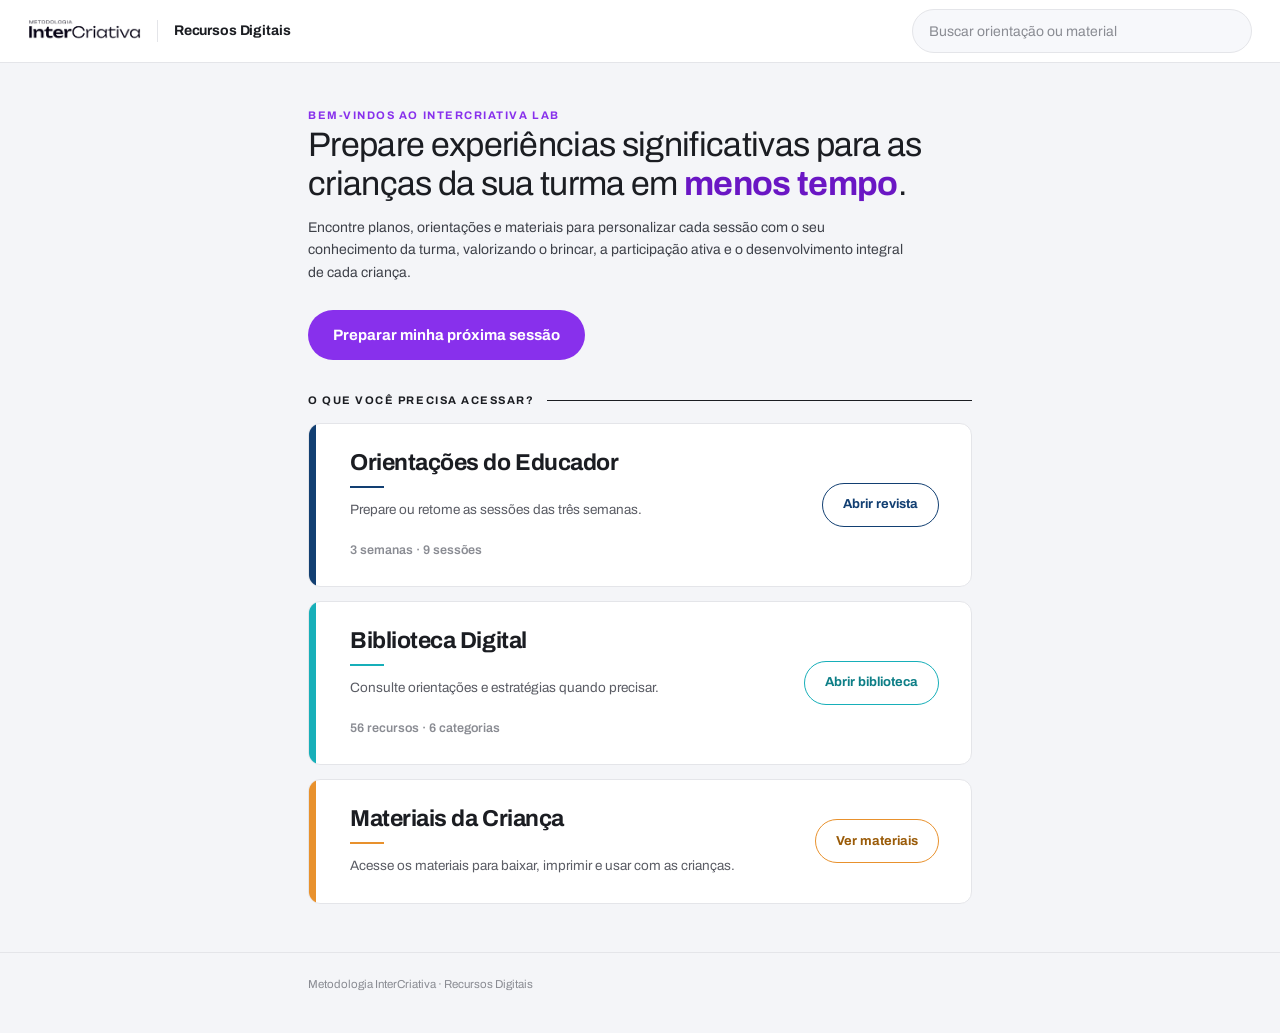
<file: index.html>
<!doctype html>
<html lang="pt-BR">
<head>
<meta charset="utf-8">
<meta name="robots" content="noindex, nofollow">
<meta name="viewport" content="width=device-width, initial-scale=1, viewport-fit=cover">
<title>Recursos Digitais · Metodologia InterCriativa</title>
<meta name="description" content="Planos, orientações e materiais para preparar as sessões do projeto A Natureza é Para Todos.">
<link rel="stylesheet" href="shared/tokens.css?v=19">
<link rel="stylesheet" href="shared/app.css?v=19">
</head>
<body>

<a class="skip-link" href="#conteudo">Ir para o conteúdo</a>

<header class="topbar">
  <div class="topbar__in">
    <a class="brand" href="#/">
      <img class="brand__logo" src="assets/intercriativa.png?v=19"
           alt="Metodologia InterCriativa" width="2000" height="390">
      <span class="brand__space">Recursos Digitais</span>
    </a>

    <button class="search__toggle" id="searchToggle" aria-expanded="false" aria-controls="searchBox">
      <span class="sr-only">Abrir busca</span>
      <svg width="20" height="20" viewBox="0 0 24 24" fill="none" stroke="currentColor" stroke-width="2" aria-hidden="true"><circle cx="11" cy="11" r="7"/><path d="m20 20-3.5-3.5"/></svg>
    </button>

    <div class="search" id="searchBox">
      <label class="sr-only" for="q">Buscar orientação ou material</label>
      <input id="q" type="search" placeholder="Buscar orientação ou material"
             autocomplete="off" role="combobox" aria-expanded="false"
             aria-controls="results" aria-autocomplete="list">
      <div class="results" id="results" role="listbox" hidden></div>
    </div>
  </div>
</header>

<nav class="crumbs" id="crumbs" aria-label="Trilha de navegação" hidden></nav>

<main id="conteudo" class="wrap"></main>

<footer class="foot">
  <div class="wrap">Metodologia InterCriativa · Recursos Digitais</div>
</footer>

<script src="data/projeto.js?v=19"></script>
<script src="data/sessoes.js?v=19"></script>
<script src="data/sessoes-s2.js?v=19"></script>
<script src="data/sessoes-s3.js?v=19"></script>
<script src="data/biblioteca.js?v=19"></script>
<script src="data/orientacoes.js?v=19"></script>
<script src="shared/util.js?v=19"></script>
<script src="shared/app.js?v=19"></script>
</body>
</html>
</file>
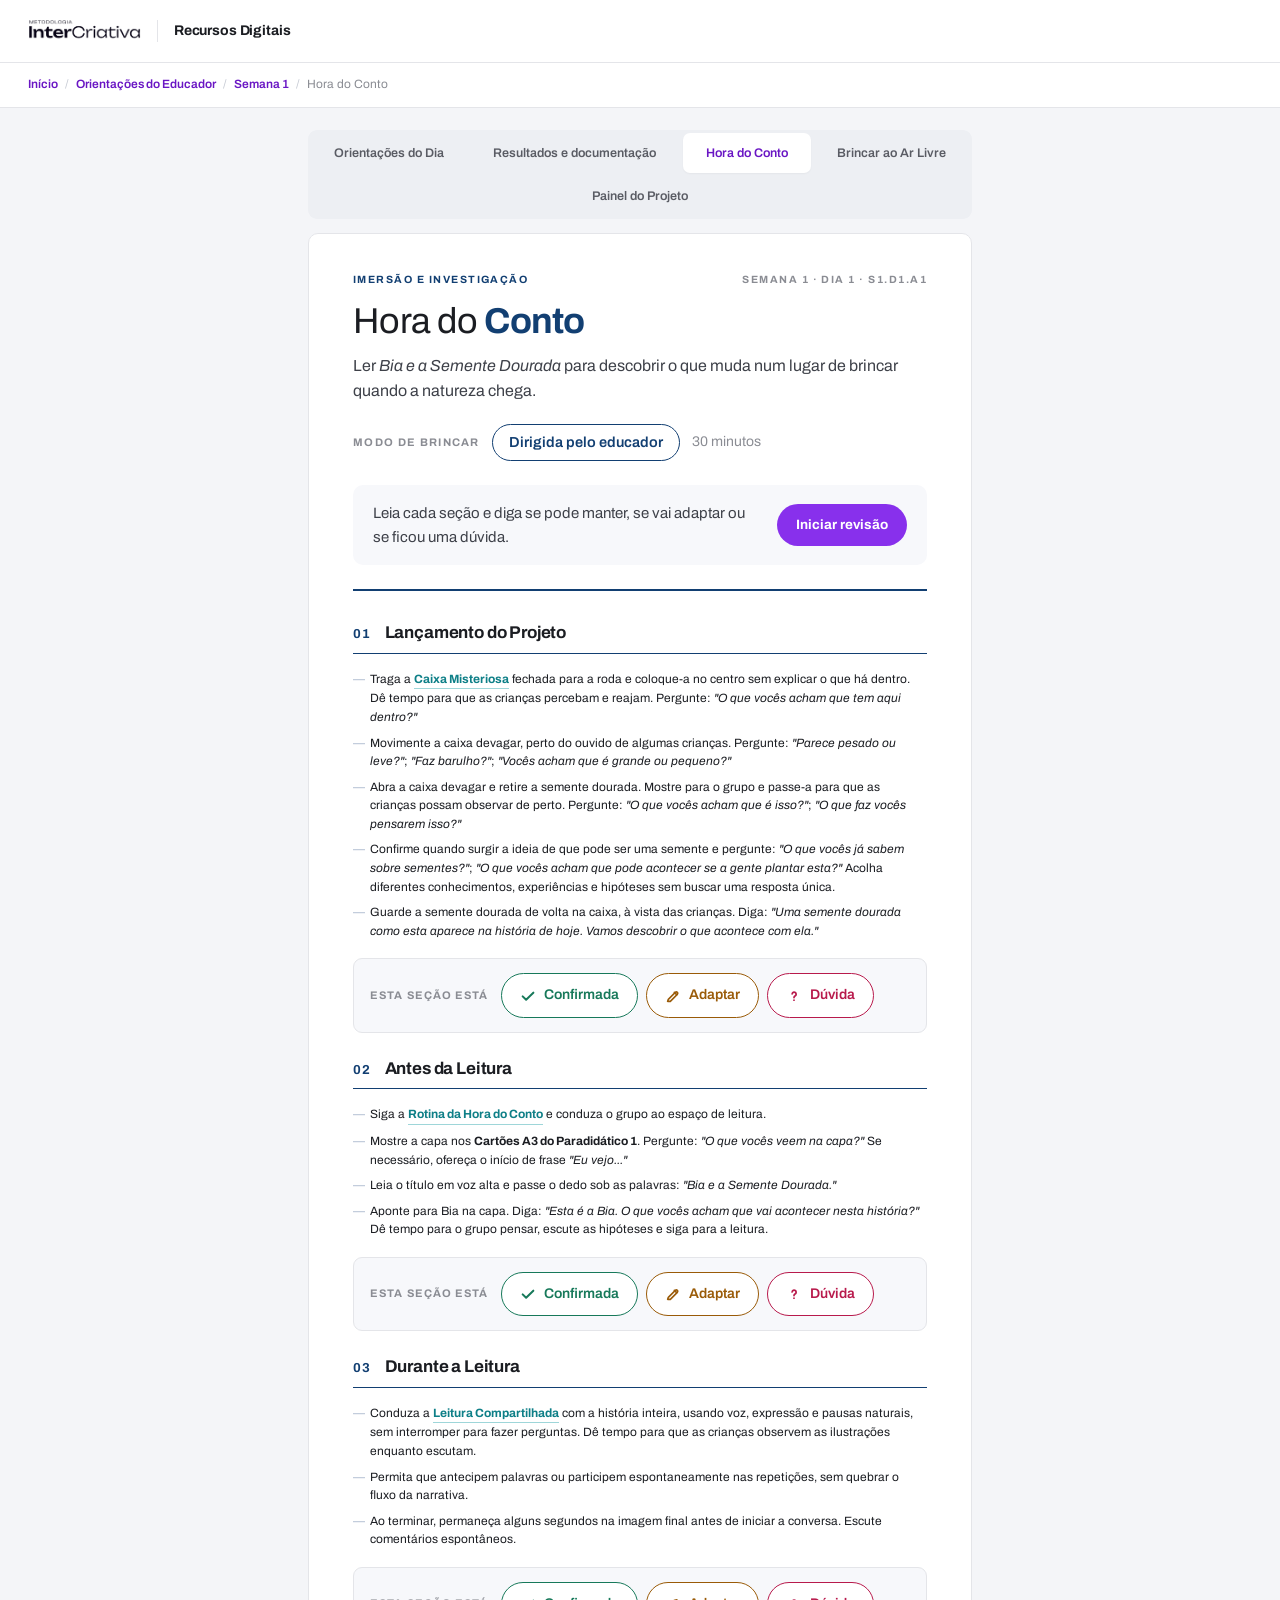
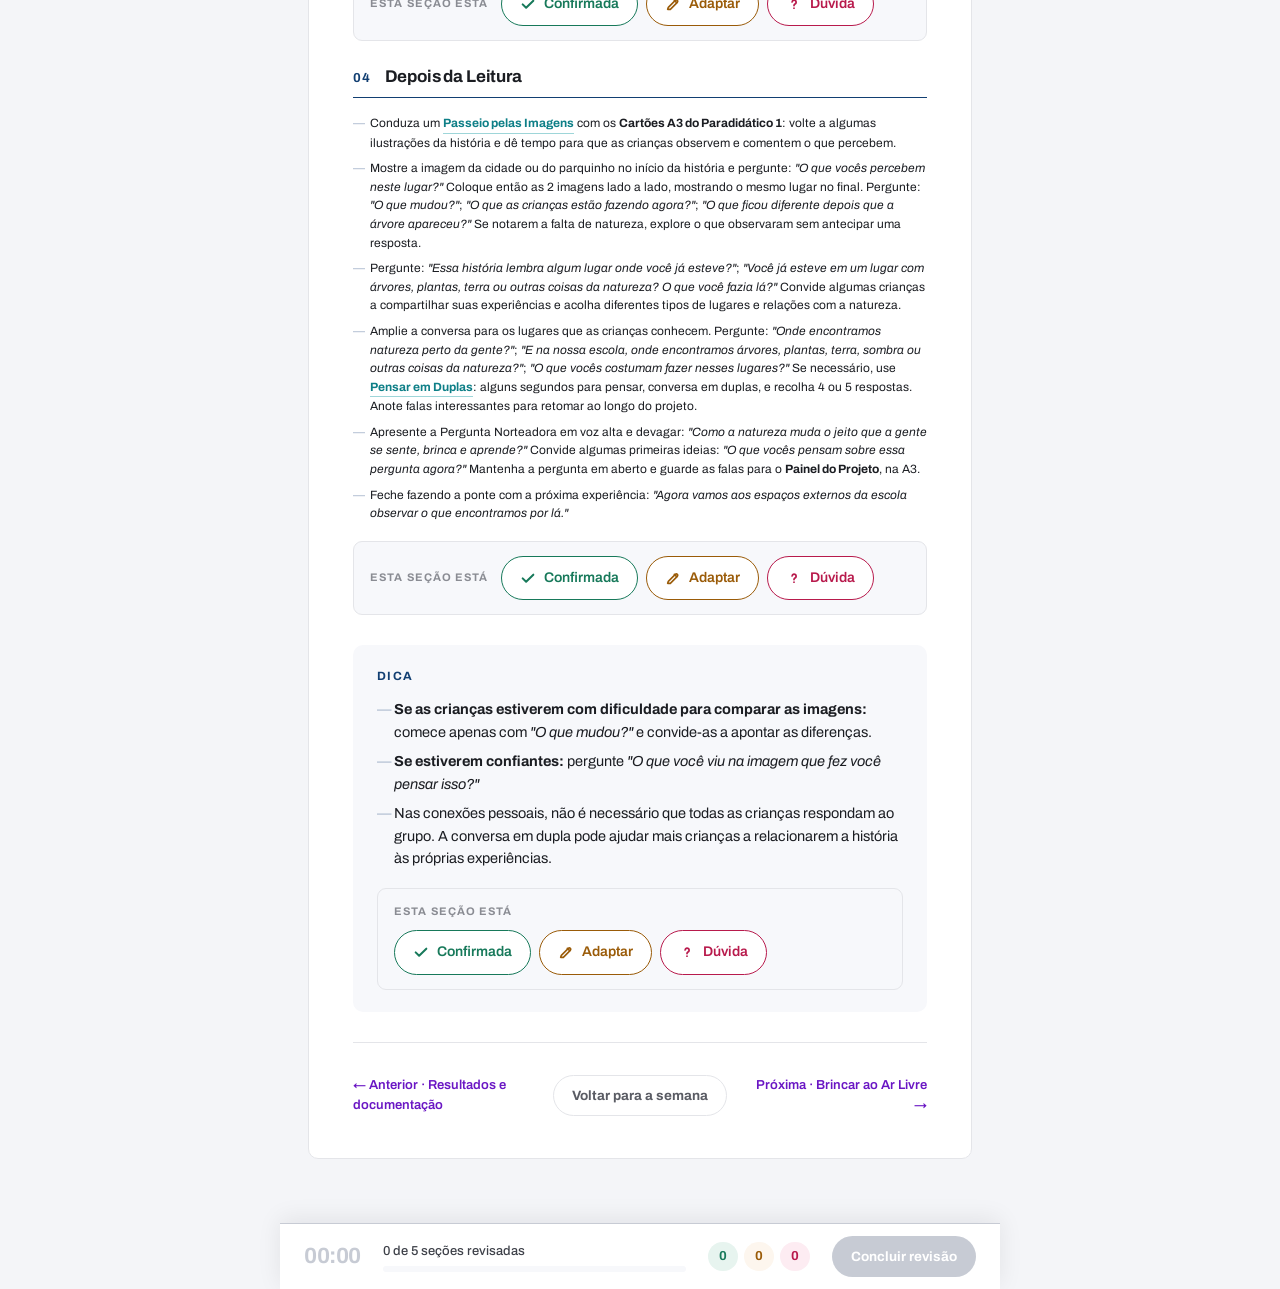
<file: sessao.html>
<!doctype html>
<html lang="pt-BR">
<head>
<meta charset="utf-8">
<meta name="robots" content="noindex, nofollow">
<meta name="viewport" content="width=device-width, initial-scale=1, viewport-fit=cover">
<title>Sessão · Recursos Digitais</title>
<link rel="stylesheet" href="shared/tokens.css?v=19">
<link rel="stylesheet" href="shared/app.css?v=19">
<link rel="stylesheet" href="shared/review.css?v=19">
<link rel="stylesheet" href="shared/print.css?v=19" media="print">
</head>
<body>

<a class="skip-link" href="#conteudo">Ir para o conteúdo</a>

<header class="topbar">
  <div class="topbar__in">
    <a class="brand" href="index.html#/">
      <img class="brand__logo" src="assets/intercriativa.png?v=19"
           alt="Metodologia InterCriativa" width="2000" height="390">
      <span class="brand__space">Recursos Digitais</span>
    </a>
  </div>
</header>

<nav class="crumbs" id="crumbs" aria-label="Trilha de navegação"></nav>

<div class="wrap"><div id="tabs"></div></div>

<main id="conteudo" class="wrap sess">
  <div class="sess__main" id="sessMain"></div>
  <aside class="side" id="side" aria-label="Progresso da revisão"></aside>
</main>

<div class="scrim" id="scrim" hidden></div>
<aside class="panel" id="panel" hidden role="dialog" aria-modal="true" aria-labelledby="panelTitle"></aside>

<script src="data/projeto.js?v=19"></script>
<script src="data/sessoes.js?v=19"></script>
<script src="data/sessoes-s2.js?v=19"></script>
<script src="data/sessoes-s3.js?v=19"></script>
<script src="data/biblioteca.js?v=19"></script>
<script src="shared/util.js?v=19"></script>
<script src="shared/pdf.js?v=19"></script>
<script src="shared/review.js?v=19"></script>
</body>
</html>
</file>
<file: shared/tokens.css>
@import url('https://fonts.googleapis.com/css2?family=Archivo:ital,wght@0,400;0,500;0,600;0,700;1,400&display=swap');

/* Sistema visual da Metodologia InterCriativa.
   Importado do projeto Claude Design "teste - digital library",
   arquivo "Intercriativa Lab · Recursos Digitais.dc.html".

   As cores das aulas são as do design. Duas delas — o teal e o laranja —
   reprovam em contraste sobre branco quando carregam texto (2,7:1 e 2,5:1,
   contra os 4,5:1 exigidos). Por isso cada cor tem um par: a cor do design
   para faixas, fios, fundos e etiquetas, e uma versão escurecida só para
   texto. O tom continua o mesmo; muda apenas a legibilidade. */
:root {
  /* Superfícies */
  --paper:      #F4F5F8;
  --white:      #FFFFFF;
  --sunk:       #F7F8FB;
  --sunk-2:     #F0F1F5;
  --hover:      #F7F9FC;
  --tabs-bg:    #EDEFF3;

  /* Tinta */
  --ink:        #1B1D22;
  --ink-2:      #3E4149;
  --ink-3:      #5A5C64;
  --muted:      #8A8C93;
  --line:       #E4E5E9;
  --line-strong:#C7CBD4;
  --dash:       #A6B6CB;

  /* Marca */
  --roxo:       #8830EC;
  --roxo-forte: #6A16C4;
  --roxo-fundo: #4E0F94;
  --roxo-tint:  #F3EAFE;
  --roxo-line:  #DCC9F5;

  /* Cores das aulas — hue do design + par legível para texto */
  --azul:        #123F72;  --azul-txt:   #123F72;  --azul-tint:   #EEF3FA;
  --teal:        #17AFB9;  --teal-txt:   #0E7F87;  --teal-tint:   #E7F7F8;
  --laranja:     #E8912D;  --laranja-txt:#9A5B08;  --laranja-tint:#FDF6EE;
  --roxo-aula:   #6E4B9E;  --roxo-aula-txt:#6E4B9E;--roxo-aula-tint:#F5F1FA;
  --rosa:        #D9245E;  --rosa-txt:   #B81A4C;  --rosa-tint:   #FDECF2;
  --cinza-aula:  #4A4E57;  --cinza-aula-txt:#4A4E57;--cinza-aula-tint:#F1F2F4;

  /* Estados da revisão */
  --confirmada:      #17795A;  --confirmada-tint: #E7F4EF;
  --adaptar:         #9A5B08;  --adaptar-tint:    #FDF6EE;
  --duvida:          #B81A4C;  --duvida-tint:     #FDECF2;

  /* Apelidos mantidos para a página da sessão continuar valendo sem alteração */
  --ink-soft:        var(--ink-2);
  --confirmada-soft: var(--confirmada-tint);
  --adaptar-soft:    var(--adaptar-tint);
  --duvida-soft:     var(--duvida-tint);

  --focus: #8830EC;

  --font: 'Archivo', system-ui, -apple-system, 'Segoe UI', sans-serif;

  --r-sm: 9px;
  --r-md: 10px;
  --r-lg: 12px;

  --shadow:      0 1px 2px rgba(21,24,29,.04);
  --shadow-lift: 0 14px 30px rgba(21,24,29,.10);
  --shadow-menu: 0 12px 32px rgba(21,24,29,.14);
  --shadow-panel:-8px 0 40px rgba(21,24,29,.18);

  --ease: cubic-bezier(.22,1,.36,1);

  /* Coluna de leitura */
  --col:      720px;
  --col-wide: 830px;
  --pad:      clamp(16px, 4vw, 28px);

  --accent:      var(--roxo);
  --accent-txt:  var(--roxo-forte);
  --accent-tint: var(--roxo-tint);
}

* { box-sizing: border-box; }
html { -webkit-text-size-adjust: 100%; }

body {
  margin: 0;
  font-family: var(--font);
  font-size: 14px;
  line-height: 1.6;
  color: var(--ink);
  background: var(--paper);
  -webkit-font-smoothing: antialiased;
  -moz-osx-font-smoothing: grayscale;
  overflow-x: hidden;
}

h1, h2, h3, h4 { margin: 0; font-weight: 700; line-height: 1.15; letter-spacing: -0.02em; }
p { margin: 0 0 1em; }
p:last-child { margin-bottom: 0; }
a { color: var(--roxo-forte); text-decoration: none; }
a:hover { color: var(--roxo-fundo); }

input { font-family: var(--font); }
input:focus { outline: none; }
:focus-visible { outline: 2px solid var(--focus); outline-offset: 2px; border-radius: 4px; }
button { font: inherit; color: inherit; }

/* Título grande: peso leve, com a última palavra em destaque */
.t-h1 { font-size: 34px; font-weight: 400; line-height: 1.15; letter-spacing: -0.02em; color: var(--ink); max-width: 620px; text-wrap: pretty; }
.t-h2 { font-size: 28px; font-weight: 400; line-height: 1.05; letter-spacing: -0.02em; color: var(--ink); }
.t-h1 b, .t-h2 b { font-weight: 700; color: var(--accent-txt); }
.t-body { font-size: 14px; line-height: 1.6; color: var(--ink-2); max-width: 600px; text-wrap: pretty; }
.t-meta { font-size: 12.5px; font-weight: 600; color: var(--muted); }

.eyebrow {
  margin: 0; font-size: 11px; font-weight: 700;
  letter-spacing: .14em; text-transform: uppercase; color: var(--roxo);
}
.eyebrow--muted { color: var(--muted); }

/* Rótulo de seção com fio */
.rule {
  display: flex; align-items: baseline; gap: 12px; margin: 0 0 14px;
  font-size: 11px; font-weight: 700; letter-spacing: .14em;
  text-transform: uppercase; color: var(--ink); white-space: nowrap;
}
.rule::after { content: ""; height: 1px; background: var(--ink); flex: 1; transform: translateY(-3px); }
.rule--muted { color: var(--muted); }
.rule--muted::after { background: var(--line); }

.sr-only {
  position: absolute; width: 1px; height: 1px; padding: 0; margin: -1px;
  overflow: hidden; clip: rect(0 0 0 0); white-space: nowrap; border: 0;
}
.skip-link {
  position: absolute; left: 8px; top: -60px; z-index: 200;
  background: var(--roxo); color: #fff; padding: 12px 18px;
  border-radius: var(--r-sm); font-weight: 600; transition: top .15s var(--ease);
}
.skip-link:focus { top: 8px; color: #fff; }

::-webkit-scrollbar { width: 8px; height: 8px; }
::-webkit-scrollbar-thumb { background: var(--line-strong); border-radius: 8px; }

/* Lista com travessão — definida UMA vez, porque as duas páginas a usam.
   Antes estava duplicada em app.css e review.css e as regras brigavam. */
.dashes { list-style: none; margin: 0; padding: 0; }
.dashes li {
  position: relative; padding-left: 17px;
  font-size: 12px; line-height: 1.55; color: var(--ink); margin-bottom: 7px;
}
/* O travessão é posicionado, não uma coluna de grade: os itens carregam
   links e falas em linha, e a grade transformaria cada um numa célula. */
.dashes li::before { content: "—"; position: absolute; left: 0; color: var(--dash); }
.dashes strong { font-weight: 700; }

/* O plano composto para o PDF fica no documento, mas só aparece na impressão.
   Sem isto ele ficava visível ao pé da página e o logotipo de 2000px criava
   rolagem horizontal no celular. */
#printRoot { display: none; }

@keyframes viewIn { from { opacity: 0; transform: translateY(6px); } to { opacity: 1; transform: none; } }

/* No celular o corpo sobe para 16px e os alvos para 44px — o design é denso
   para notebook, mas o teste acontece muito no telefone. */
@media (max-width: 760px) {
  .t-h1 { font-size: 26px; max-width: none; }
  .t-h2 { font-size: 22px; }
  .t-body, .dashes li, .row__v { font-size: 16px !important; max-width: none; }
}

@media (prefers-reduced-motion: reduce) {
  *, *::before, *::after { animation-duration: .01ms !important; transition-duration: .01ms !important; }
}
</file>
<file: shared/app.css>
/* Métricas do design importado: coluna de 720px (830px nas folhas do dia),
   respiro lateral clamp(16px,4vw,28px), cartões brancos de raio 12px com
   faixa colorida à esquerda. */

.wrap { width: 100%; max-width: var(--col); margin: 0 auto; padding: 0 var(--pad); }
.wrap--wide { max-width: var(--col-wide); }
main { display: block; padding-bottom: 56px; animation: viewIn .28s both; }

/* ── Cabeçalho ──────────────────────────────────────────── */
.topbar {
  position: sticky; top: 0; z-index: 50;
  background: var(--white); border-bottom: 1px solid var(--line);
}
.topbar__in {
  display: flex; align-items: center; gap: 18px;
  min-height: 62px; padding: 0 var(--pad);
}
.brand { display: flex; align-items: center; gap: 16px; text-decoration: none; min-width: 0; }
.brand__logo { display: block; height: 22px; width: auto; }
.brand__space {
  font-size: 14px; font-weight: 700; color: var(--ink);
  letter-spacing: -0.01em; white-space: nowrap;
  padding-left: 16px; border-left: 1px solid var(--line);
}
@media (max-width: 560px) { .brand__space { display: none; } }

/* Busca */
.search { margin-left: auto; position: relative; flex: 1 1 220px; max-width: 340px; min-width: 180px; }
.search input {
  width: 100%; height: 44px; padding: 0 16px;
  border-radius: 999px; border: 1px solid var(--line);
  background: var(--sunk); font-size: 14px; color: var(--ink);
}
.search input::placeholder { color: var(--muted); }
.search__toggle { display: none; }

.results {
  position: absolute; top: 50px; left: 0; right: 0;
  background: var(--white); border: 1px solid var(--line);
  border-radius: var(--r-lg); box-shadow: var(--shadow-menu);
  overflow: hidden; z-index: 60; max-height: 60vh; overflow-y: auto;
}
.results[hidden] { display: none; }
.results__item {
  display: block; width: 100%; text-align: left; font: inherit;
  padding: 10px 14px; border: 0; border-bottom: 1px solid var(--sunk-2);
  background: none; cursor: pointer;
}
.results__item:hover { background: var(--hover); }
.results__t { font-size: 12px; font-weight: 600; color: var(--ink); }
.results__m { font-size: 10px; color: var(--muted); }
.results__empty { padding: 14px; color: var(--muted); font-size: 13px; }

/* ── Migalhas ───────────────────────────────────────────── */
.crumbs { background: var(--white); border-bottom: 1px solid var(--line); }
.crumbs ol {
  list-style: none; display: flex; flex-wrap: wrap; align-items: center; gap: 7px;
  margin: 0; padding: 9px var(--pad);
}
.crumbs li { display: flex; align-items: center; gap: 7px; font-size: 12px; }
.crumbs li:not(:last-child)::after { content: "/"; color: var(--line-strong); }
.crumbs a { color: var(--roxo-forte); font-weight: 600; min-height: 26px; display: flex; align-items: center; }
.crumbs a:hover { color: var(--roxo-fundo); }
.crumbs [aria-current] { color: var(--muted); }
@media (max-width: 560px) { .crumbs li:not(:nth-last-child(-n+2)) { display: none; } }

/* ── Hero ───────────────────────────────────────────────── */
.hero { padding: 44px 0 0; }
.hero .t-body { margin-top: 14px; }

.btn {
  display: inline-flex; align-items: center; justify-content: center;
  min-height: 44px; padding: 12px 24px; border-radius: 999px;
  border: 1px solid transparent; font-size: 15px; font-weight: 700;
  background: var(--roxo); color: #fff; cursor: pointer;
  transition: opacity .18s var(--ease);
}
.btn:hover { opacity: .88; color: #fff; }
.btn--ghost {
  background: transparent; color: var(--accent-txt); border-color: var(--accent);
  font-size: 13px; padding: 10px 20px;
}
.btn--ghost:hover { background: var(--accent-tint); opacity: 1; color: var(--accent-txt); }
.btn--plain { background: var(--white); color: var(--ink-3); border-color: var(--line); }
.btn--plain:hover { background: var(--hover); opacity: 1; color: var(--ink); }
.btn--sm { min-height: 40px; padding: 9px 18px; font-size: 13.5px; }
.btn[disabled] { background: var(--line-strong); cursor: not-allowed; opacity: 1; }

/* ── Cartões ────────────────────────────────────────────── */
.section { margin-top: 34px; }
.cards { margin-top: 16px; display: flex; flex-direction: column; gap: 14px; }

.card {
  position: relative; display: flex; overflow: hidden;
  background: var(--white); border: 1px solid var(--line); border-radius: var(--r-lg);
  transition: transform .18s var(--ease), box-shadow .18s var(--ease);
}
.card:hover { transform: translateY(-2px); box-shadow: var(--shadow-lift); }
.card:focus-within { outline: 2px solid var(--focus); outline-offset: 2px; }
.card__strip { flex: none; width: 7px; background: var(--accent); }
.card__in {
  flex: 1; min-width: 0; display: flex; align-items: center; gap: 28px;
  padding: 26px clamp(20px,3vw,32px) 26px clamp(20px,4vw,34px);
}
.card__body { flex: 1; min-width: 0; display: flex; flex-direction: column; }
.card h3 { font-size: 23px; font-weight: 700; color: var(--ink); line-height: 1.15; }
.card h3 a { color: inherit; }
.card__rule { width: 34px; height: 2px; background: var(--accent); margin: 10px 0 12px; }
.card__desc { font-size: 13.5px; line-height: 1.5; color: var(--ink-3); max-width: 420px; text-wrap: pretty; }
.card__sub { font-size: 13.5px; color: var(--ink-2); }
.card__code {
  font-size: 10.5px; font-weight: 700; letter-spacing: .14em;
  text-transform: uppercase; color: var(--muted); margin-bottom: 8px;
}
.card__meta { margin-top: 6px; font-size: 12.5px; font-weight: 600; color: var(--muted); }
.card__act { flex: none; }
.card__link::after { content: ""; position: absolute; inset: 0; }
.card__link:focus-visible { outline: none; }
.orient .card__strip { background: repeating-linear-gradient(180deg, var(--accent) 0 8px, transparent 8px 14px); }

@media (max-width: 760px) {
  .card__in { flex-direction: column; align-items: flex-start; gap: 14px; padding: 22px 20px; }
  .card h3 { font-size: 20px; }
  .card__act .btn { width: 100%; }
}

/* ── Abas ───────────────────────────────────────────────── */
.tabs {
  display: flex; flex-wrap: wrap; gap: 3px; padding: 3px;
  background: var(--tabs-bg); border-radius: var(--r-sm); margin: 22px 0 0;
}
.tab {
  flex: 1 1 auto; min-width: max-content; text-align: center;
  padding: 10px 16px; border-radius: 7px; font-size: 12.5px; font-weight: 600;
  color: var(--ink-3); white-space: nowrap;
  transition: background .15s var(--ease), color .15s var(--ease);
}
.tab:hover { background: rgba(255,255,255,.6); color: var(--ink); }
.tab[aria-current] { background: var(--white); color: var(--roxo-forte); box-shadow: var(--shadow); }

/* ── Folha ──────────────────────────────────────────────── */
.sheet {
  background: var(--white); border: 1px solid var(--line); border-radius: var(--r-md);
  padding: clamp(22px,4vw,38px) clamp(18px,4vw,44px) 32px;
  margin-top: 14px;
}
.sheet__top { display: flex; justify-content: space-between; align-items: baseline; gap: 20px; }
.sheet__top .eyebrow { font-size: 10.5px; }
.sheet h1 {
  margin-top: 14px; font-size: 36px; line-height: 1; letter-spacing: -0.02em;
  font-weight: 400; color: var(--ink);
}
.sheet h1 b { font-weight: 700; color: var(--accent-txt); }
.sheet .rule { margin-top: 24px; }
@media (max-width: 760px) { .sheet h1 { font-size: 27px; } }

/* Linhas rótulo | conteúdo */
.rows { display: flex; flex-direction: column; margin-bottom: 26px; }
.row { display: grid; grid-template-columns: 150px 1fr; gap: 4px 14px; padding: 10px 0; border-bottom: 1px solid var(--line); }
.row__k { font-size: 12.5px; font-weight: 700; }
.row__v { font-size: 12px; line-height: 1.55; color: var(--ink-2); }
.row--vazio .row__k { color: var(--ink); }
.row--vazio .row__v { color: var(--muted); }
@media (max-width: 640px) { .row { grid-template-columns: 1fr; } }

/* Grade de duas colunas */
.grid2 { margin-top: 14px; display: grid; grid-template-columns: 1fr 1fr; gap: 20px 34px; align-items: start; margin-bottom: 26px; }
@media (max-width: 700px) { .grid2 { grid-template-columns: 1fr; gap: 20px; } }
.grid2__h { font-size: 12px; font-weight: 700; color: var(--accent-txt); padding-bottom: 6px; border-bottom: 1.5px solid var(--accent); margin-bottom: 8px; }


/* ── Chips ──────────────────────────────────────────────── */
.chips { display: flex; flex-wrap: wrap; gap: 8px; margin-bottom: 26px; }
.chip {
  display: inline-flex; align-items: center; min-height: 34px;
  padding: 7px 14px; border-radius: 999px; border: 1px solid var(--line);
  background: var(--white); font-size: 12.5px; font-weight: 600; color: var(--ink);
  cursor: pointer;
}
a.chip:hover, button.chip:hover { border-color: var(--roxo-line); color: var(--roxo-forte); background: var(--roxo-tint); }
.chip--flat { cursor: default; color: var(--ink-3); background: var(--sunk); }
.chip--flat:hover { border-color: var(--line); color: var(--ink-3); background: var(--sunk); }

/* Etiqueta de tipo da Biblioteca */
.tipo {
  display: inline-flex; align-items: center; padding: 3px 9px; border-radius: 5px;
  font-size: 10px; font-weight: 700; letter-spacing: .1em; text-transform: uppercase;
}

/* ── Tabela Resultados & Documentação ───────────────────── */
.tabela { margin-top: 28px; }
.tabela__h, .tabela__r { display: grid; grid-template-columns: 180px 1fr 1fr; gap: 28px; }
/* Os rótulos quebram em duas linhas; alinhados pela base, assentam todos
   sobre o mesmo fio. */
.tabela__h {
  align-items: end;
  font-size: 10.5px; font-weight: 700; letter-spacing: .12em; text-transform: uppercase;
  line-height: 1.4; color: var(--ink);
  padding-bottom: 8px; border-bottom: 1px solid var(--ink);
}
.tabela__r { padding: 20px 0; border-bottom: 1px solid var(--line); }
.tabela__r:last-child { border-bottom: 0; }
.tabela__a { display: flex; flex-direction: column; gap: 4px; }
.tabela__n { font-size: 14px; font-weight: 700; }
.tabela__m { font-size: 11.5px; color: var(--ink-3); }
.tabela__c { font-size: 11px; color: var(--muted); line-height: 1.5; }
.tabela__c--e { font-weight: 700; }
@media (max-width: 860px) {
  .tabela__h { display: none; }
  .tabela__r { grid-template-columns: 1fr; gap: 12px; }
}

/* ── Cabeçalho de página interna ────────────────────────── */
.phead { padding: 34px 0 0; }
.phead h1 { margin-bottom: 8px; }
.phead__sub { font-size: 12px; color: var(--muted); }

/* ── Marcador ───────────────────────────────────────────── */
.soon {
  display: inline-flex; align-items: center; padding: 4px 11px; border-radius: 999px;
  font-size: 10.5px; font-weight: 700; letter-spacing: .1em; text-transform: uppercase;
  background: var(--sunk-2); color: var(--muted);
}
.placeholder {
  background: var(--white); border: 1px solid var(--line); border-radius: var(--r-md);
  padding: 28px; margin-top: 16px;
}
.placeholder h2 { font-size: 18px; margin: 12px 0 8px; }
.placeholder p { font-size: 13.5px; color: var(--ink-3); max-width: 62ch; }

/* ── Materiais com origem ───────────────────────────────── */
.matlist { list-style: none; margin: 0; padding: 0; }
.matlist__i { display: flex; align-items: flex-start; gap: 12px; padding: 10px 0; border-bottom: 1px solid var(--line); font-size: 12.5px; color: var(--ink); }
.matlist__i:last-child { border-bottom: 0; }
.matlist__i > span:nth-child(2) { flex: 1; min-width: 0; }
.origem {
  flex: none; min-width: 76px; text-align: center;
  font-size: 10px; font-weight: 700; letter-spacing: .08em; text-transform: uppercase;
  padding: 3px 8px; border-radius: 5px;
}
.origem--caixa    { color: var(--teal-txt);    background: var(--teal-tint); }
.origem--escola   { color: var(--muted);       background: var(--sunk-2); }
.origem--preparar { color: var(--laranja-txt); background: var(--laranja-tint); }
.origem--imprimir { color: var(--rosa-txt);    background: var(--rosa-tint); }

/* ── Rodapé ─────────────────────────────────────────────── */
.foot { margin-top: 48px; padding: 22px 0 40px; border-top: 1px solid var(--line); font-size: 11.5px; color: var(--muted); }

/* ── Navegação inferior ─────────────────────────────────────
   Vive aqui, e não no review.css, porque as Orientações do Dia e a tabela de
   Resultados também a usam — e essas páginas não carregam o review.css. */
.pager {
  display: flex; align-items: center; gap: 16px;
  margin-top: 30px; padding-top: 22px; border-top: 1px solid var(--line);
}
.pager__a {
  flex: 1 1 0; min-width: 0;
  font-size: 13px; font-weight: 600; color: var(--roxo-forte);
  padding: 10px 0;
}
.pager__a:hover { text-decoration: underline; }
.pager__a--r { text-align: right; }
.pager .btn { flex: none; }
@media (max-width: 640px) {
  .pager { flex-direction: column; align-items: stretch; gap: 10px; }
  .pager__a, .pager__a--r { text-align: left; }
  .pager__a:empty { display: none; }
  .pager .btn { width: 100%; order: 3; }
}

/* Chip da Biblioteca colorido pela categoria em que o recurso está guardado */
.chip--cat { border-color: var(--accent); color: var(--accent-txt); gap: 8px; }
.chip--cat:hover { background: var(--white); border-color: var(--accent); color: var(--accent-txt); box-shadow: 0 2px 10px rgba(21,24,29,.10); }
.chip__dot { width: 8px; height: 8px; border-radius: 50%; background: var(--accent); flex: none; }

.legenda { display: flex; flex-wrap: wrap; gap: 6px 18px; margin: -14px 0 26px; }
.legenda__i {
  display: inline-flex; align-items: center; gap: 7px;
  font-size: 11px; font-weight: 600; color: var(--muted);
}

/* ── Entrada da Biblioteca ──────────────────────────────── */
.entrada { font-size: 14px; line-height: 1.65; color: var(--ink-2); max-width: 70ch; margin-bottom: 24px; }
.passos { margin: 0 0 24px; padding-left: 20px; }
.passos li { font-size: 14px; line-height: 1.65; color: var(--ink-2); margin-bottom: 12px; padding-left: 4px; }
.passos li::marker { color: var(--accent-txt); font-weight: 700; }
.onde { font-size: 12.5px; color: var(--muted); font-weight: 600; margin-bottom: 0; }

/* Chip de página da criança — distinto do chip de entrada da Biblioteca */
.chip--pagina {
  border-style: dashed; border-color: var(--laranja);
  color: var(--laranja-txt); background: var(--laranja-tint); cursor: default;
}

/* Semana trancada */
.card--trancado { background: var(--sunk); box-shadow: none; }
.card--trancado .card__strip { background: var(--line-strong); }
.card--trancado:hover { transform: none; box-shadow: none; }
.card--trancado h3 { color: var(--muted); }
.card--trancado .card__rule { background: var(--line-strong); }
.trancado__sel {
  display: inline-flex; align-items: center; gap: 8px; white-space: nowrap;
  font-size: 13px; font-weight: 600; color: var(--muted);
  border: 1px dashed var(--line-strong); border-radius: 999px; padding: 10px 18px;
}

/* Bloco de trancado — usado na Revista, nas Orientações e nos Materiais.
   Vivia só em review.css, que estas páginas não carregam. */
.trancado {
  display: flex; align-items: center; gap: 14px;
  background: var(--sunk); border: 1px dashed var(--line-strong);
  border-radius: var(--r-md); padding: 18px 20px; margin-bottom: 34px;
  color: var(--muted);
}
.trancado__t { font-size: 14px; font-weight: 700; color: var(--ink-3); margin: 0; }
.trancado__s { font-size: 13px; margin: 3px 0 0; }

/* Páginas da Criança */
.pgs { display: grid; grid-template-columns: repeat(auto-fill, minmax(196px, 1fr)); gap: 18px; }
.pg {
  display: block; background: var(--white); border: 1px solid var(--line);
  border-radius: var(--r-lg); overflow: hidden; box-shadow: var(--shadow);
  color: var(--ink); transition: transform .18s var(--ease), box-shadow .18s var(--ease);
}
.pg:hover { transform: translateY(-2px); box-shadow: var(--shadow-lift); color: var(--ink); }
.pg__fig {
  display: block; aspect-ratio: 3 / 4; background: var(--sunk-2);
  border-bottom: 1px solid var(--line); overflow: hidden;
}
/* contain, não cover: a educadora precisa reconhecer a página inteira. */
.pg__fig img { width: 100%; height: 100%; object-fit: contain; background: var(--white); display: block; }
.pg__semimg {
  display: flex; align-items: center; justify-content: center; height: 100%;
  font-size: 11.5px; font-weight: 600; color: var(--muted);
}
.pg__txt { display: block; padding: 13px 14px 15px; }
.pg__cad {
  display: block; font-size: 10px; font-weight: 700; letter-spacing: .12em;
  text-transform: uppercase; color: var(--laranja-txt);
}
.pg__t { display: block; margin-top: 5px; font-size: 14px; font-weight: 700; line-height: 1.25; }
.pg__m { display: block; margin-top: 5px; font-size: 11.5px; color: var(--muted); }
.pg__ok, .pg__meio, .pg__falta {
  display: inline-block; margin-top: 9px; font-size: 10.5px; font-weight: 700;
  letter-spacing: .04em; border-radius: 999px; padding: 3px 9px;
}
.pg__ok    { color: var(--confirmada); background: var(--confirmada-tint); }
.pg__meio  { color: var(--adaptar);    background: var(--adaptar-tint); }
.pg__falta { color: var(--duvida);     background: var(--duvida-tint); }

.sheet--pg { max-width: var(--col-wide); }
.pgfull {
  margin: 22px 0 28px; padding: 16px; background: var(--sunk-2);
  border: 1px solid var(--line); border-radius: var(--r-lg);
}
.pgfull img { display: block; width: 100%; height: auto; border-radius: var(--r-sm); box-shadow: var(--shadow); }

.aviso {
  margin: 18px 0 0; padding: 13px 16px; font-size: 13px; line-height: 1.55;
  color: var(--adaptar); background: var(--adaptar-tint);
  border: 1px dashed var(--laranja); border-radius: var(--r-sm);
}
.aviso b { color: var(--adaptar); }

@media (max-width: 760px) {
  .pgs { grid-template-columns: repeat(auto-fill, minmax(150px, 1fr)); gap: 14px; }
}
</file>
<file: shared/review.css>
/* A sessão é uma folha branca, como o material impresso.
   Os controles de revisão vivem dentro dela, ao pé de cada seção. */

.sess { display: block; padding-bottom: 130px; }
.sess__main { min-width: 0; }
.side { display: none; }

/* ── Cabeçalho ──────────────────────────────────────────── */
.sheet__h1 {
  font-size: clamp(28px, 4vw, 38px); font-weight: 400;
  letter-spacing: -0.025em; margin: 16px 0 14px;
}
.sheet__h1 b { font-weight: 700; color: var(--accent-txt); }
.sheet__obj { font-size: 16px; color: var(--ink-soft); max-width: 74ch; margin: 0 0 20px; }

.modo { display: flex; align-items: center; flex-wrap: wrap; gap: 12px; margin: 0; }
.modo span {
  font-size: 11px; font-weight: 700; letter-spacing: .12em;
  text-transform: uppercase; color: var(--muted);
}
.modo em {
  font-style: normal; font-size: 14.5px; font-weight: 600; color: var(--accent-txt);
  border: 1.5px solid var(--accent); border-radius: 999px; padding: 6px 16px;
}
.modo i { font-style: normal; font-size: 14px; color: var(--muted); }

.sheet__hr { border: 0; border-top: 2px solid var(--accent); margin: 24px 0 6px; }

/* ── Barra de início ────────────────────────────────────── */
.startbar {
  display: flex; flex-wrap: wrap; align-items: center; gap: 16px;
  background: var(--sunk); border-radius: var(--r-md);
  padding: 16px 20px; margin: 24px 0 0;
}
.startbar p { flex: 1; min-width: 200px; margin: 0; font-size: 15px; color: var(--ink-soft); }
.resumed {
  background: var(--sunk); border-radius: var(--r-sm);
  padding: 11px 16px; margin: 24px 0 0; font-size: 14.5px; color: var(--ink-soft);
}

/* ── Passos ─────────────────────────────────────────────── */
.passo { padding: 26px 0 0; scroll-margin-top: 110px; }
.passo__h {
  display: flex; align-items: baseline; gap: 14px;
  font-size: 17px; font-weight: 700; letter-spacing: -0.01em;
  padding-bottom: 10px; border-bottom: 1.5px solid var(--accent);
  margin-bottom: 16px;
}
.passo__n {
  font-size: 13px; font-weight: 700; color: var(--accent-txt);
  font-variant-numeric: tabular-nums; letter-spacing: .06em;
}
.passo__h i { font-style: normal; font-weight: 400; color: var(--muted); font-size: 14px; }
.passo__intro { font-size: 15px; color: var(--ink-soft); margin-bottom: 12px; }

.dashes strong { color: var(--ink); }

/* Tudo o que a educadora diz às crianças vai em itálico.
   Todo nome de recurso ou estratégia vai em negrito. */
.fala { font-style: italic; color: var(--ink); }
.mat { font-style: normal; font-weight: 700; color: var(--ink); }

/* ── Propostas / Cantinhos ──────────────────────────────── */
.propostas {
  background: var(--accent-tint);
  border-radius: var(--r-md); padding: 20px; margin: 20px 0 0;
}
.propostas__t { font-size: 13px; font-weight: 700; color: var(--accent-txt); margin: 0 0 14px; }
.propostas__g { display: grid; grid-template-columns: repeat(3, 1fr); gap: 14px; }
@media (max-width: 820px) { .propostas__g { grid-template-columns: 1fr; } }
.proposta {
  background: var(--white); border: 1px solid var(--line);
  border-radius: var(--r-sm); padding: 16px;
}
.proposta__n {
  font-size: 10.5px; font-weight: 700; letter-spacing: .1em;
  text-transform: uppercase; color: var(--accent-txt); margin: 0 0 6px;
}
.proposta h4 { font-size: 15px; margin: 0 0 8px; }
.proposta p { font-size: 14px; color: var(--ink-soft); margin: 0; line-height: 1.55; }

/* ── Dica ───────────────────────────────────────────────── */
.dica {
  background: var(--sunk); border-radius: var(--r-md);
  padding: 22px 24px; margin: 30px 0 0; scroll-margin-top: 110px;
}
.dica__t {
  font-size: 12px; font-weight: 700; letter-spacing: .12em;
  text-transform: uppercase; color: var(--accent-txt); margin: 0 0 12px;
}
.dica .dashes li { font-size: 14.5px; }

/* ── Links da Biblioteca ────────────────────────────────── */
.bib {
  color: var(--teal-txt); text-decoration: none;
  border: 0; border-bottom: 1.5px solid rgba(14,154,160,.4);
  background: none; padding: 0; font: inherit; font-weight: 700; cursor: pointer;
}
.bib:hover { border-bottom-color: var(--teal); }
.bib--pend { color: var(--ink); font-weight: 700; border-bottom: 1.5px dotted var(--line-strong); cursor: default; }

.chips { display: flex; flex-wrap: wrap; gap: 10px; margin-bottom: 34px; }
.chip {
  border: 1px solid var(--line-strong); border-radius: 999px;
  background: var(--white); padding: 10px 18px; min-height: 44px;
  font-size: 14.5px; font-weight: 500; color: var(--ink); cursor: pointer;
}
.chip:hover { border-color: var(--teal); color: var(--teal-txt); }

/* ── Páginas da criança ─────────────────────────────────── */
.pags { display: grid; grid-template-columns: repeat(3, 1fr); gap: 20px; margin-bottom: 34px; }
@media (max-width: 820px) { .pags { grid-template-columns: repeat(2, 1fr); } }
@media (max-width: 520px) { .pags { grid-template-columns: 1fr; } }
.pag { margin: 0; }
.pag__img {
  aspect-ratio: 4 / 3; border: 1px dashed var(--line-strong);
  border-radius: var(--r-sm); background: var(--sunk);
  display: flex; align-items: center; justify-content: center;
  font-size: 11px; font-weight: 700; letter-spacing: .12em;
  text-transform: uppercase; color: var(--muted); margin-bottom: 10px;
}
.pag figcaption { font-size: 14.5px; font-weight: 500; }
.pag__c {
  display: block; font-size: 10.5px; font-weight: 700;
  letter-spacing: .1em; text-transform: uppercase;
  color: var(--accent-txt); margin-bottom: 4px;
}

/* ── Controles de revisão ───────────────────────────────── */
/* A decisão é o trabalho da educadora, então a faixa se anuncia: fundo
   próprio, e cada opção com a sua cor já antes de ser escolhida. A escolhida
   preenche sólido — não há dúvida sobre qual está ativa. */
.rev {
  display: flex; flex-wrap: wrap; align-items: center; gap: 10px;
  margin-top: 18px; padding: 14px 16px;
  background: var(--sunk); border: 1px solid var(--line);
  border-radius: var(--r-sm);
}
.rev__l {
  font-size: 11px; font-weight: 700; letter-spacing: .1em;
  text-transform: uppercase; color: var(--muted); margin-right: 2px;
}
.rev__opts { display: flex; flex-wrap: wrap; gap: 8px; }

.opt {
  display: inline-flex; align-items: center; gap: 8px;
  min-height: 44px; padding: 10px 18px;
  border: 1.5px solid; border-radius: 999px;
  background: var(--white); cursor: pointer;
  font-size: 14px; font-weight: 600;
  transition: background .14s var(--ease), color .14s var(--ease), box-shadow .14s var(--ease);
}
.opt svg { width: 16px; height: 16px; flex: none; }

.opt--confirmada { border-color: var(--confirmada); color: var(--confirmada); }
.opt--adaptar    { border-color: var(--adaptar);    color: var(--adaptar); }
.opt--duvida     { border-color: var(--duvida);     color: var(--duvida); }

.opt--confirmada:hover { background: var(--confirmada-tint); }
.opt--adaptar:hover    { background: var(--adaptar-tint); }
.opt--duvida:hover     { background: var(--duvida-tint); }

/* Escolhida: preenchimento sólido e texto branco */
.opt[aria-pressed="true"] { color: #fff; box-shadow: 0 2px 8px rgba(21,24,29,.18); }
.opt--confirmada[aria-pressed="true"] { background: var(--confirmada); }
.opt--adaptar[aria-pressed="true"]    { background: var(--adaptar); }
.opt--duvida[aria-pressed="true"]     { background: var(--duvida); }

/* Quando uma já foi escolhida, as outras recuam */
.rev:has(.opt[aria-pressed="true"]) .opt[aria-pressed="false"] {
  border-color: var(--line-strong); color: var(--muted);
}
.rev:has(.opt[aria-pressed="true"]) .opt[aria-pressed="false"]:hover {
  border-color: currentColor;
}
.rev:has(.opt--confirmada[aria-pressed="true"]) { background: var(--confirmada-tint); border-color: var(--confirmada); }
.rev:has(.opt--adaptar[aria-pressed="true"])    { background: var(--adaptar-tint);    border-color: var(--adaptar); }
.rev:has(.opt--duvida[aria-pressed="true"])     { background: var(--duvida-tint);     border-color: var(--duvida); }

.field { flex: 1 1 100%; margin-top: 4px; }
.field[hidden] { display: none; }
.field label {
  display: block; font-size: 11px; font-weight: 700;
  letter-spacing: .1em; text-transform: uppercase; color: var(--ink-3); margin-bottom: 6px;
}
.field textarea {
  width: 100%; font: inherit; font-size: 15px; line-height: 1.55;
  padding: 12px 14px; border: 1px solid var(--line-strong);
  border-radius: var(--r-sm); background: var(--white); color: var(--ink); resize: vertical;
}
.field textarea:focus { border-color: var(--focus); outline: none; box-shadow: 0 0 0 3px rgba(136,48,236,.16); }

@media (max-width: 560px) {
  .rev { padding: 12px; }
  .rev__opts { width: 100%; }
  .opt { flex: 1; justify-content: center; padding: 10px 12px; }
}

/* Estado do bloco — uma marca discreta à esquerda */
.passo[data-state], .dica[data-state] {
  border-left: 3px solid transparent; padding-left: 18px; margin-left: -21px;
}
.passo[data-state="confirmada"], .dica[data-state="confirmada"] { border-left-color: var(--confirmada); }
.passo[data-state="adaptar"],    .dica[data-state="adaptar"]    { border-left-color: var(--adaptar); }
.passo[data-state="duvida"],     .dica[data-state="duvida"]     { border-left-color: var(--duvida); }
.is-target { box-shadow: 0 0 0 3px rgba(107,31,196,.2); border-radius: var(--r-sm); }
@media (max-width: 700px) {
  .passo[data-state], .dica[data-state] { margin-left: 0; padding-left: 14px; }
}

/* ── Conclusão ──────────────────────────────────────────── */
.done {
  background: var(--confirmada-soft); border-radius: var(--r-md);
  padding: 24px; margin: 30px 0 8px;
}
.done h2 { font-size: 19px; color: var(--confirmada); margin-bottom: 6px; }
.done p { font-size: 15px; color: var(--ink-soft); }
.done__acts { display: flex; flex-wrap: wrap; gap: 10px; margin-top: 16px; }
.hint { font-size: 14px; color: var(--muted); margin: 12px 0 0; }

.alert {
  background: var(--duvida-soft); color: var(--duvida);
  border-radius: var(--r-sm); padding: 13px 16px; margin: 24px 0 0; font-size: 15px;
}
.alert[hidden] { display: none; }


/* ── Barra fixa de revisão ──────────────────────────────── */
.bar {
  position: fixed; left: 0; right: 0; bottom: 0; z-index: 60;
  background: var(--white); border-top: 1px solid var(--line-strong);
  box-shadow: 0 -4px 24px rgba(14,17,22,.08);
}
.bar__in {
  display: flex; align-items: center; gap: 22px;
  max-width: 980px; margin: 0 auto;
  padding: 12px 24px calc(12px + env(safe-area-inset-bottom));
}
.bar__timer {
  font-size: 22px; font-weight: 700; letter-spacing: -0.02em;
  font-variant-numeric: tabular-nums; color: var(--ink); flex: none;
}
.bar__timer.is-off { color: var(--line-strong); }
.bar__prog { flex: 1; min-width: 0; }
.bar__txt { font-size: 13px; font-weight: 500; color: var(--ink-soft); margin: 0 0 5px; }
.bar__track { height: 6px; border-radius: 999px; background: var(--sunk); overflow: hidden; }
.bar__fill { height: 100%; width: 0; background: var(--accent); border-radius: 999px; transition: width .3s var(--ease); }
.bar__tally { display: flex; gap: 6px; flex: none; }
.bar__tally .t {
  min-width: 30px; text-align: center; font-size: 13px; font-weight: 700;
  padding: 4px 8px; border-radius: 999px; font-variant-numeric: tabular-nums;
}
.t--c { background: var(--confirmada-soft); color: var(--confirmada); }
.t--a { background: var(--adaptar-soft);    color: var(--adaptar); }
.t--d { background: var(--duvida-soft);     color: var(--duvida); }

@media (max-width: 700px) {
  .bar__in { gap: 12px; padding: 10px 16px calc(10px + env(safe-area-inset-bottom)); }
  .bar__timer { font-size: 18px; }
  .bar__tally { display: none; }
  .bar__txt { font-size: 12px; }
}

/* ── Painel da Biblioteca ───────────────────────────────── */
.scrim {
  position: fixed; inset: 0; background: rgba(14,17,22,.35); z-index: 90;
  opacity: 0; transition: opacity .22s var(--ease);
}
.scrim[hidden] { display: none; }
.scrim.is-open { opacity: 1; }

.panel {
  position: fixed; top: 0; right: 0; bottom: 0; width: min(460px, 100%);
  background: var(--white); z-index: 100; box-shadow: var(--shadow-panel);
  transform: translateX(100%); transition: transform .26s var(--ease);
  display: flex; flex-direction: column;
}
.panel.is-open { transform: none; }
.panel[hidden] { display: none; }
.panel__top { display: flex; align-items: flex-start; gap: 12px; padding: 18px 22px 14px; border-bottom: 1px solid var(--line); }
.panel__from { font-size: 13px; color: var(--muted); margin: 0; }
.panel__x {
  margin-left: auto; flex: none; width: 44px; height: 44px; border-radius: 999px;
  border: 1px solid var(--line-strong); background: var(--white); cursor: pointer;
  display: inline-flex; align-items: center; justify-content: center;
}
.panel__body { padding: 24px 22px; overflow-y: auto; flex: 1; }
.panel__body h2 { font-size: 22px; margin-bottom: 10px; }
.panel__body p { font-size: 15.5px; color: var(--ink-soft); }
.panel__foot { padding: 14px 22px calc(14px + env(safe-area-inset-bottom)); border-top: 1px solid var(--line); }
.panel__foot .btn { width: 100%; }
@media (max-width: 720px) { .panel { width: 100%; } }

/* Referência a página da criança dentro da instrução — traço tracejado e cor
   própria, para não se confundir com um link da Biblioteca. */
.bib--pagina {
  color: var(--laranja-txt); font-weight: 700;
  border-bottom: 1.5px dashed var(--laranja);
  background: none; cursor: pointer;
}
.bib--pagina:hover { background: var(--laranja-tint); }
.painel__h { font-size: 11px; font-weight: 700; letter-spacing: .12em; text-transform: uppercase; color: var(--muted); margin: 20px 0 8px; }
.panel__body .passos { padding-left: 18px; }
.panel__body .passos li { font-size: 14px; margin-bottom: 10px; }

/* Página da criança com imagem real */
.pag__img--real {
  display: block; width: 100%; height: auto; aspect-ratio: auto;
  border: 1px solid var(--line); border-radius: var(--r-sm);
  background: var(--white); object-fit: contain;
}
.pag__img--real:hover { border-color: var(--accent); }

/* Seção trancada */
</file>
<file: shared/print.css>
/* Layout do plano revisado em PDF (Salvar como PDF do próprio navegador). */

@page { size: A4; margin: 16mm 15mm 15mm; }

/* Só o plano é impresso. */
body > *:not(#printRoot) { display: none !important; }

#printRoot {
  display: block !important;
  font-family: 'Inter', system-ui, -apple-system, sans-serif;
  font-size: 10.5pt;
  line-height: 1.45;
  color: #111;
  background: #fff;
}



/* Cabeçalho */
.p-head { border-bottom: 2px solid #8830EC; padding-bottom: 10pt; margin-bottom: 12pt; }
.p-prog { font-size: 7.5pt; letter-spacing: .12em; text-transform: uppercase; color: #6B7370; margin: 0 0 3pt; }
.p-ctx  { font-size: 8.5pt; font-weight: 700; letter-spacing: .04em; text-transform: uppercase; color: #8830EC; margin: 0 0 6pt; }
#printRoot h1 { font-size: 20pt; color: #8830EC; margin: 0 0 6pt; line-height: 1.15; }
.p-obj { font-size: 11pt; margin: 0 0 7pt; }
.p-meta { font-size: 8.5pt; color: #4A4F4C; margin: 0 0 2pt; }

/* Resumo da revisão */
.p-sum {
  display: flex; flex-wrap: wrap; gap: 4pt 16pt;
  background: #F2F0EC; border-radius: 4pt;
  padding: 8pt 11pt; margin-bottom: 14pt;
  font-size: 9pt; color: #4A4F4C;
}
.p-sum b { color: #111; font-size: 10.5pt; }

/* Blocos */
.p-blk { margin-bottom: 13pt; page-break-inside: avoid; break-inside: avoid; }
#printRoot .p-blk h3 {
  font-size: 12pt; color: #8830EC; margin: 0 0 5pt;
  padding-bottom: 3pt; border-bottom: 1px solid #E2DFD9;
  display: flex; align-items: baseline; gap: 8pt;
}
.p-min { font-size: 8.5pt; font-weight: 400; color: #6B7370; font-family: 'Inter', sans-serif; }

.p-mark {
  margin-left: auto; flex: none;
  font-family: 'Inter', sans-serif; font-size: 8pt; font-weight: 700;
  letter-spacing: .06em; text-transform: uppercase;
  padding: 2pt 7pt; border-radius: 3pt; border: 1px solid;
}
.p-mark--confirmada { color: #2E7D5B; border-color: #2E7D5B; background: #E7F3EC; }
.p-mark--adaptar    { color: #8A5A08; border-color: #B7791F; background: #FBF3E2; }
.p-mark--duvida     { color: #B4453C; border-color: #B4453C; background: #FBEBE9; }
.p-mark--sem        { color: #6B7370; border-color: #CFCAC1; background: #F2F0EC; }

#printRoot ul { margin: 0 0 5pt; padding-left: 13pt; }
#printRoot li { margin-bottom: 3.5pt; }
#printRoot p { margin: 0 0 4pt; }

.p-doc { font-size: 10pt; }
.p-org { color: #6B7370; font-size: 9pt; }
.p-prop { border-left: 2pt solid #CFCAC1; padding-left: 8pt; margin: 5pt 0; }

/* Falas do educador e referências */
.fala { font-style: italic; }
.mat { font-style: normal; font-weight: 700; }
.bib, .bib--pend {
  color: #0E7F87; font-weight: 700; text-decoration: none;
  border: 0; background: none; padding: 0; font-size: inherit; font-family: inherit;
}
.bib--pend { color: #1B1D22; }

/* O que a educadora registrou */
.p-reg {
  margin: 6pt 0 0; padding: 7pt 10pt; border-radius: 4pt;
  border-left: 3pt solid; page-break-inside: avoid; break-inside: avoid;
}
.p-reg--nota { background: #FBF3E2; border-color: #B7791F; }
.p-reg--perg { background: #FBEBE9; border-color: #B4453C; }
.p-reg__l {
  display: block; font-size: 7.5pt; font-weight: 700;
  letter-spacing: .08em; text-transform: uppercase; margin-bottom: 3pt;
}
.p-reg--nota .p-reg__l { color: #8A5A08; }
.p-reg--perg .p-reg__l { color: #B4453C; }
.p-reg p { margin: 0; font-size: 10pt; }

.p-foot {
  margin-top: 16pt; padding-top: 7pt; border-top: 1px solid #E2DFD9;
  font-size: 8pt; color: #6B7370; text-align: center;
}

.p-assunto { font-size: 13pt; color: #4A4F4C; margin: 0 0 6pt; }
.p-modo {
  display: inline-block; font-size: 9.5pt; font-weight: 700; color: #8830EC;
  border: 1px solid #8830EC; border-radius: 3pt; padding: 2pt 8pt; margin: 0 0 7pt;
}
.p-modo span {
  font-size: 7.5pt; font-weight: 700; letter-spacing: .08em;
  text-transform: uppercase; color: #6B7370;
}

.p-logo { display: block; height: 20pt; width: auto; margin: 0 0 6pt; }
</file>
